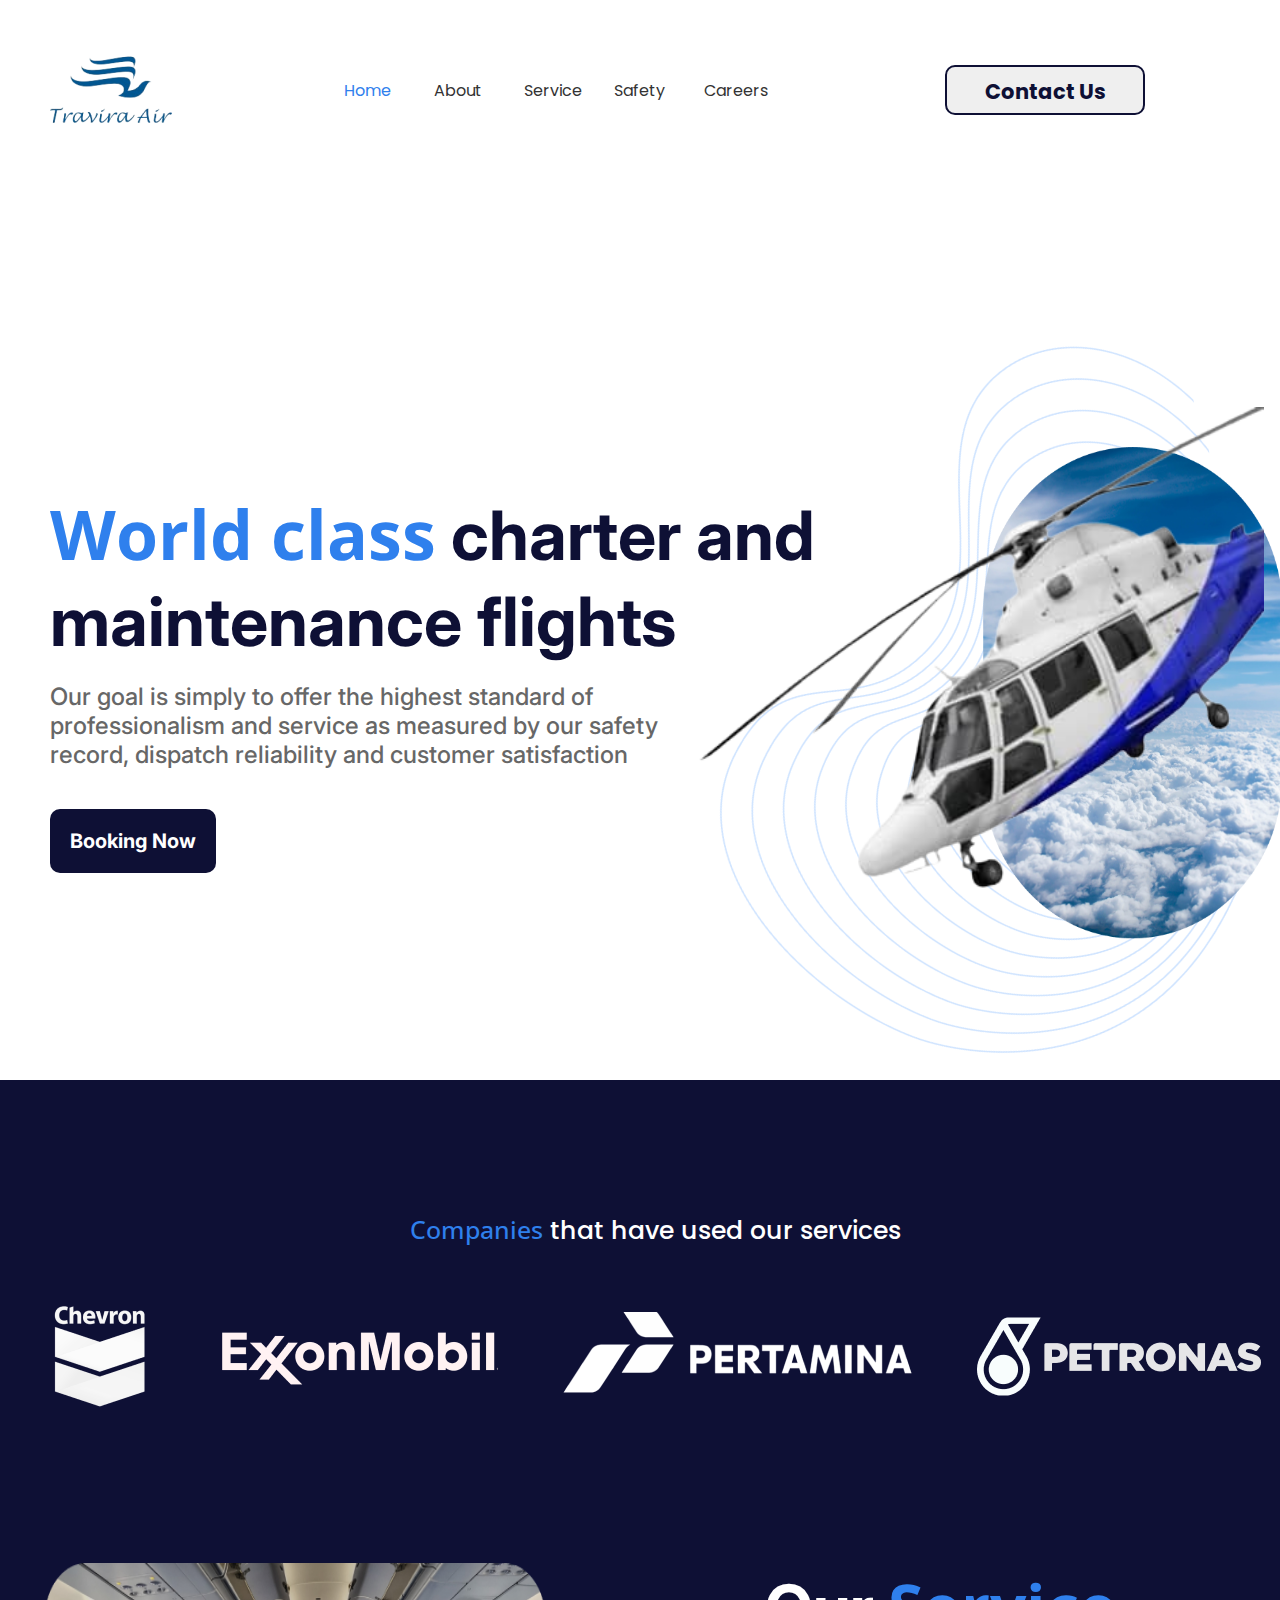
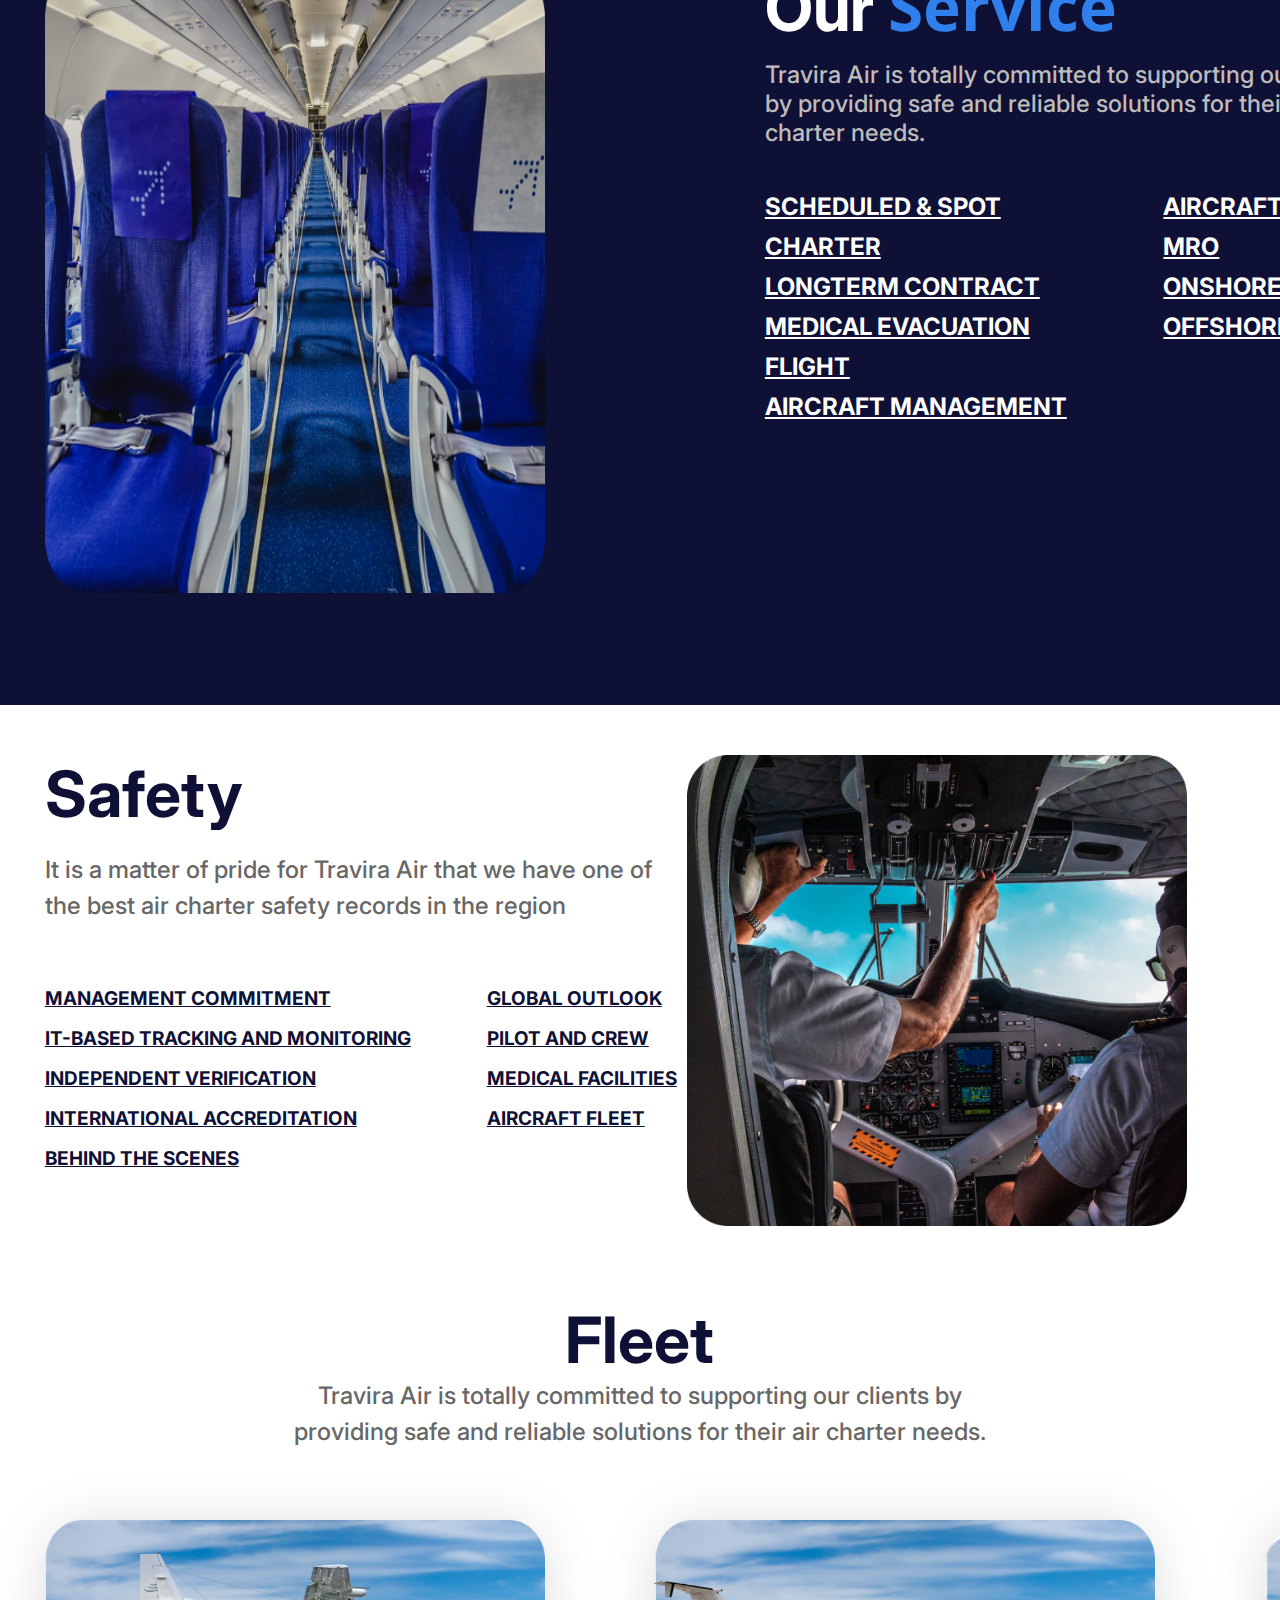
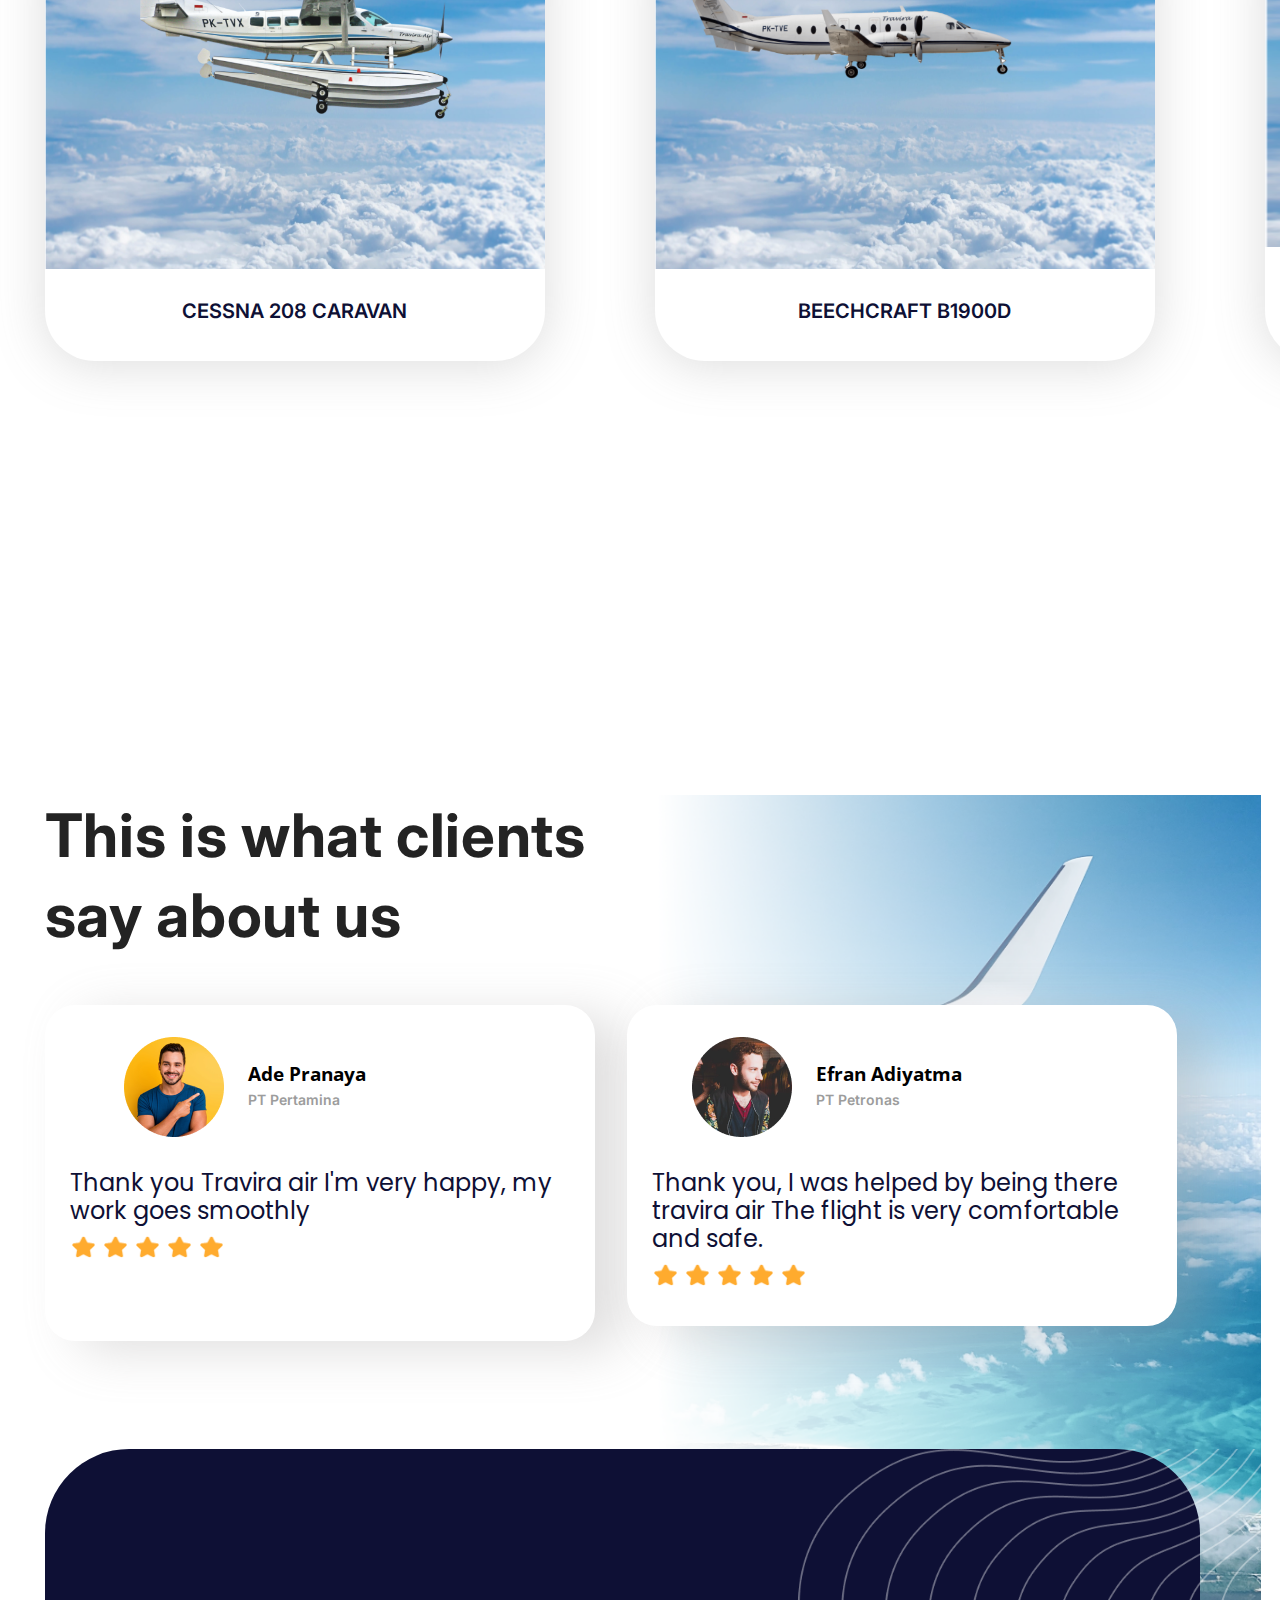
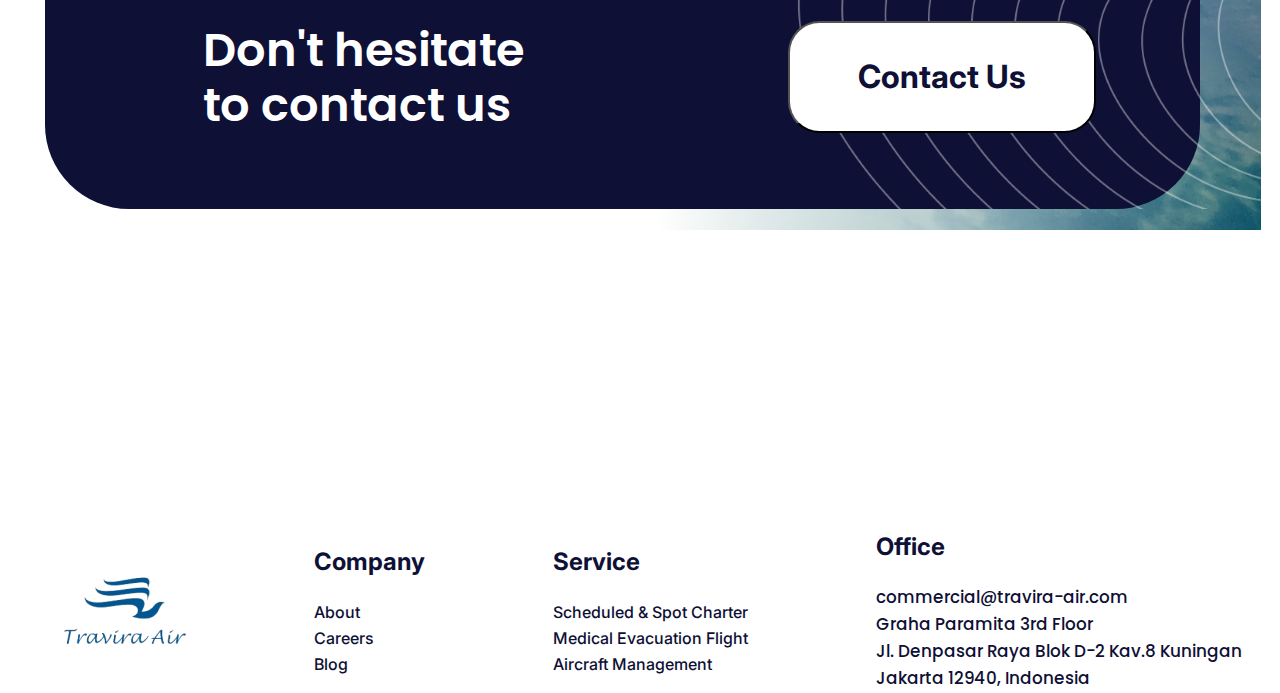
<file: index.html>
<!DOCTYPE html>
<html lang="en">
<head>
    <meta charset="UTF-8">
    <meta name="viewport" content="width=device-width, initial-scale=1.0">
    <link rel="preconnect" href="https://fonts.googleapis.com">
    <link rel="preconnect" href="https://fonts.gstatic.com" crossorigin>
    <link href="https://fonts.googleapis.com/css2?family=Open+Sans:ital,wght@0,700;0,800;1,700;1,800&family=Poppins:ital,wght@0,100;0,200;0,300;0,400;0,500;0,600;0,700;0,800;0,900;1,100;1,200;1,300;1,400;1,500;1,600;1,700;1,800;1,900&family=Vina+Sans&display=swap" rel="stylesheet">
    <link rel="preconnect" href="https://fonts.googleapis.com">
    <link rel="preconnect" href="https://fonts.gstatic.com" crossorigin>
    <link href="https://fonts.googleapis.com/css2?family=Inter:wght@100;200;300;400;500;600;700;800;900&family=Open+Sans:ital,wght@0,700;0,800;1,700;1,800&family=Poppins:ital,wght@0,100;0,200;0,300;0,400;0,500;0,600;0,700;0,800;0,900;1,100;1,200;1,300;1,400;1,500;1,600;1,700;1,800;1,900&family=Vina+Sans&display=swap" rel="stylesheet">
    <link rel="stylesheet" href="style.css">
    <title>Travira Air</title>
</head>
<body>
    <header>
        <nav class="nav-bar">
            <img class="logo" src="./img/Travira Logo.png">
            <ul>
                <li><a href="#" class="active">Home</a></li>
                <li><a href="About.html">About</a></li>
                <li><a href="Service.html">Service</a></li>
                <li><a href="Safety.html">Safety</a></li>
                <li><a href="#">Careers</a></li>
                

            </ul>
            <button class="btn1">Contact Us</button>
        </nav>
    </header>
   <main class="wrapper">
    <div class="container">
        
        <div class="content">
            <div class="world">
                <p class="para1"><span>World class</span> charter and maintenance flights</p>
                <p class="para2">Our goal is simply to offer the highest standard of 
                    professionalism and service as measured by our safety record,
                    dispatch reliability and customer satisfaction
                </p>
                <button class="btn2">Booking Now</button>
    
            </div>
            <div class="world2">
                <img class="net" src="./img/net.png" width="200px">
                <img class="planes" src="./img/Airplane.png" width="100px">
                <img class="cloud" src="./img/Travira cloud.png" width="200px">
                <!-- <img class="planes" src="./img/Travira Airplane.png" width="200px">
                <img class="planes" src="./img/OYHJ170 3.png" width="200px"> -->
                
            </div>
        </div>
    </div>
   </main> 

   <!-- This is for the Service Page -->
   <div class="service-container">
    <p class="pServ1"><span>Companies</span> that have used our services</p>
    <div class="company-logos">
        <img class="chev-Logo" src="./img/CHEVRON.png">
        <img class="Exx-Logo" src="./img/Exxon Mobil 1.png">
        <img class="pert-logo" src="./img/pertamina_logo_WB 1.png">
        <img class="pertro-logo" src="./img/PETRONAS.png">

    </div>
    <div class="pic-para">
        <img class="inside-plane" src="./img/inside plane.png">
        <div class="mission">
        <h2>Our <span>Service</span></h2>
        <p class="mission-statement">Travira Air is totally committed to supporting our clients by providing safe 
            and reliable solutions for their air charter needs.
        </p>
            <div class="servicesRendered">
                <ul>
                    <li><a href="#">SCHEDULED & SPOT CHARTER</a></li>
                    <li><a href="#">LONGTERM CONTRACT</a></li>
                    <li><a href="#">MEDICAL EVACUATION FLIGHT</a></li>
                    <li><a href="#">AIRCRAFT MANAGEMENT</a></li>
                </ul>
                <ul>
                    <li><a href="#">AIRCRAFT MRO</a></li>
                    <li><a href="#">ONSHORE</a></li>
                    <li><a href="#">OFFSHORE</a></li>
                </ul>
            </div>
        </div>
    </div>
   
    

   </div>

   <!-- Section 3. Safety section -->

   <div class="containerSafety">
    <div class="longContainer">
        <div class="leftContent">
            <div class="txtPara">
                <h2>Safety</h2>
                <p>It is a matter of pride for Travira Air 
                    that we have one of the best air charter safety 
                    records in the region
                </p>
                <div class="safetyUl">
                    <ul>
                        <li><a href="#">MANAGEMENT COMMITMENT</a></li>
                        <li><a href="#">IT-BASED TRACKING AND MONITORING</a></li>
                        <li><a href="#">INDEPENDENT VERIFICATION</a></li>
                        <li><a href="#">INTERNATIONAL ACCREDITATION</a></li>
                        <li><a href="#">BEHIND THE SCENES</a></li>
                    </ul>
                    <ul>
                        <li><a href="#">GLOBAL OUTLOOK</a></li>
                        <li><a href="#">PILOT AND CREW</a></li>
                        <li><a href="#">MEDICAL FACILITIES</a></li>
                        <li><a href="#">AIRCRAFT FLEET</a></li>
                    </ul>
                </div>
            </div>
        </div>
        <div class="rightContent">
            <img src="./img/EngineerPlane.png" width="200px">
        </div>
    </div>
    <div class="centerDiv">
        <h2>Fleet</h2>
        <p>Travira Air is totally committed to supporting our clients 
            by providing safe and reliable solutions for their air charter needs.</p>
    </div>
    <div class="longDiv2">
        <div class="imgDiv">
            <img src="./img/cloud.png" width="100px">
            <h2>CESSNA 208 CARAVAN</h2>
        </div>
        <img class="cldPlanes" src="./img/planes2.png" width="100px">
        <div class="imgDiv">
            <img src="./img/cloud.png" width="100px">
            <h2>BEECHCRAFT B1900D</h2>
        </div>
        <img class="cldPlane1" src="./img/plane1.png" width="100px">
        <div class="half">
            <img src="./img/halfCloud.png">
        </div>
        <img class="tail" src="./img/planeTail.png">
    </div>
   </div>

   <!-- This is the About section -->
   <div class="testimonyContainer">
        <h2>This is what clients<br> say about us</h2>
        <div class="longContainer2">
        <div class="card">
            <div class="testifiers">
                <img src="./img/1st man.png">
                <div>
                    <h3>Ade Pranaya</h3>
                    <p>PT Pertamina</p>
                </div>
                
               
            </div>
            <div class="reviews">
                <p>Thank you Travira air I'm very happy, my work goes smoothly</p>
                <img src="./img/STAR2.png">
                <img src="./img/STAR2.png">
                <img src="./img/STAR2.png">
                <img src="./img/STAR2.png">
                <img src="./img/STAR2.png">
            </div>
        </div>
        <div class="card card2">
            <div class="testifiers">
                <img src="./img/2nd man.png">
                <div>
                    <h3>Efran Adiyatma</h3>
                    <p>PT Petronas</p>
                </div>
                
               
            </div>
            <div class="reviews">
                <p>Thank you, I was helped by being there
                    travira air The flight is very comfortable and safe.</p>
                <img src="./img/STAR2.png">
                <img src="./img/STAR2.png">
                <img src="./img/STAR2.png">
                <img src="./img/STAR2.png">
                <img src="./img/STAR2.png">
            </div>
        </div>
    </div>

    <!-- This is the contact section -->
    <div class="contact">
        <img src="./img/Group 29.png">
        <div class="longDiv3">
            <p>Don't hesitate <br> to contact us</p>
            <!-- <input class="btnLast" type="button" value="Contact Us"> -->
            <button class="btn3">Contact Us</button>
        </div>
    </div>
</div>

   <!-- This is the footer section -->
   <footer class="footerContainer">
    
        <img src="./img/Travira Logo.png">
        
            <div>
                <h4>Company</h4>
                <ul class="foot-ul1">
                    <li><a href="#">About</a></li>
                    <li><a href="#">Careers</a></li>
                    <li><a href="#">Blog</a></li>
                </ul>
            </div>
            <div>
                    <h4>Service</h4>
                <ul class="foot-ul2">
                    <li><a href="#">Scheduled & Spot Charter</a></li>
                    <li><a href="#">Medical Evacuation Flight</a></li>
                    <li><a href="#">Aircraft Management</a></li>
                </ul>
            </div>
            <div> 
                 <h4>Office</h4>
                <ul class="foot-ul3">
                    <li><a href="#">commercial@travira-air.com</a></li>
                    <li><a href="#">Graha Paramita 3rd Floor</a></li>
                    <li><a href="#">Jl. Denpasar Raya Blok D-2 Kav.8 Kuningan<br>
                        Jakarta 12940, Indonesia</a></li>
                </ul>

            </div>    
              
            
        
   
   </footer>
</body>
</html>
</file>
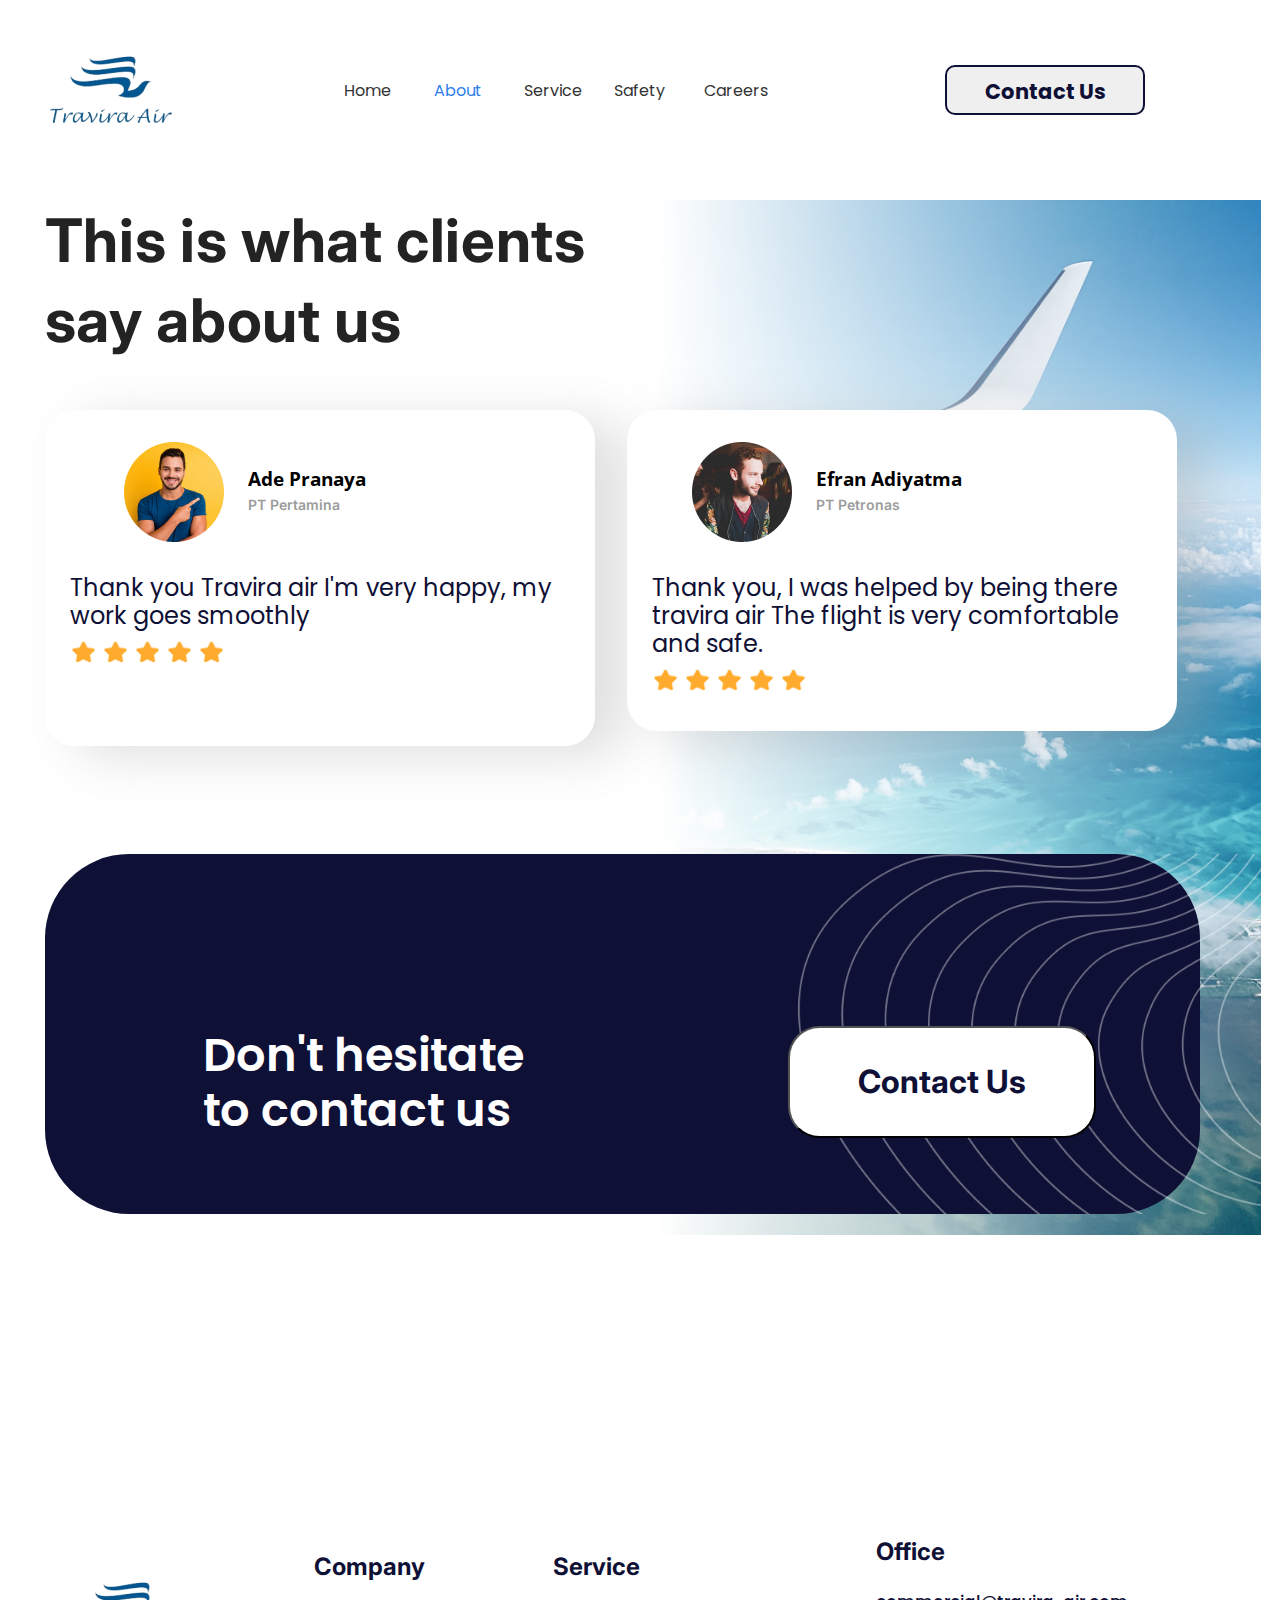
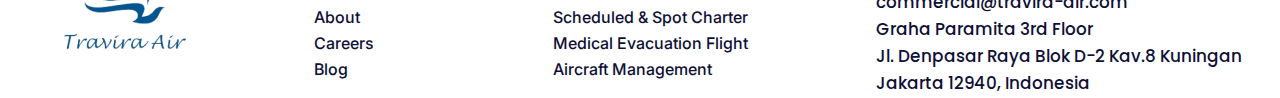
<file: About.html>
<!DOCTYPE html>
<html lang="en">
<head>
    <meta charset="UTF-8">
    <meta name="viewport" content="width=device-width, initial-scale=1.0">
    <link rel="preconnect" href="https://fonts.googleapis.com">
    <link rel="preconnect" href="https://fonts.gstatic.com" crossorigin>
    <link href="https://fonts.googleapis.com/css2?family=Open+Sans:ital,wght@0,700;0,800;1,700;1,800&family=Poppins:ital,wght@0,100;0,200;0,300;0,400;0,500;0,600;0,700;0,800;0,900;1,100;1,200;1,300;1,400;1,500;1,600;1,700;1,800;1,900&family=Vina+Sans&display=swap" rel="stylesheet">
    <link rel="preconnect" href="https://fonts.googleapis.com">
    <link rel="preconnect" href="https://fonts.gstatic.com" crossorigin>
    <link href="https://fonts.googleapis.com/css2?family=Inter:wght@100;200;300;400;500;600;700;800;900&family=Open+Sans:ital,wght@0,700;0,800;1,700;1,800&family=Poppins:ital,wght@0,100;0,200;0,300;0,400;0,500;0,600;0,700;0,800;0,900;1,100;1,200;1,300;1,400;1,500;1,600;1,700;1,800;1,900&family=Vina+Sans&display=swap" rel="stylesheet">
    <link rel="stylesheet" href="style.css">
    <title>About</title>
</head>
<body>
    <header>
        <nav class="nav-bar">
            <img class="logo" src="./img/Travira Logo.png">
            <ul>
                <li><a href="index.html">Home</a></li>
                <li><a href="index.html" class="active">About</a></li>
                <li><a href="index.html">Service</a></li>
                <li><a href="index.html">Safety</a></li>
                <li><a href="index.html">Careers</a></li>
                

            </ul>
            <button class="btn1">Contact Us</button>
        </nav>
    </header>
   <main class="wrapper">
    

   <!-- This is the About section -->
   <div class="testimonyContainer">
        <h2>This is what clients<br> say about us</h2>
        <div class="longContainer2">
        <div class="card">
            <div class="testifiers">
                <img src="./img/1st man.png">
                <div>
                    <h3>Ade Pranaya</h3>
                    <p>PT Pertamina</p>
                </div>
                
               
            </div>
            <div class="reviews">
                <p>Thank you Travira air I'm very happy, my work goes smoothly</p>
                <img src="./img/STAR2.png">
                <img src="./img/STAR2.png">
                <img src="./img/STAR2.png">
                <img src="./img/STAR2.png">
                <img src="./img/STAR2.png">
            </div>
        </div>
        <div class="card card2">
            <div class="testifiers">
                <img src="./img/2nd man.png">
                <div>
                    <h3>Efran Adiyatma</h3>
                    <p>PT Petronas</p>
                </div>
                
               
            </div>
            <div class="reviews">
                <p>Thank you, I was helped by being there
                    travira air The flight is very comfortable and safe.</p>
                <img src="./img/STAR2.png">
                <img src="./img/STAR2.png">
                <img src="./img/STAR2.png">
                <img src="./img/STAR2.png">
                <img src="./img/STAR2.png">
            </div>
        </div>
    </div>

    <!-- This is the contact section -->
    <div class="contact">
        <img src="./img/Group 29.png">
        <div class="longDiv3">
            <p>Don't hesitate <br> to contact us</p>
            <!-- <input class="btnLast" type="button" value="Contact Us"> -->
            <button class="btn3">Contact Us</button>
        </div>
    </div>
</div>

   <!-- This is the footer section -->
   <footer class="footerContainer">
    
        <img src="./img/Travira Logo.png">
        
            <div>
                <h4>Company</h4>
                <ul class="foot-ul1">
                    <li><a href="#">About</a></li>
                    <li><a href="#">Careers</a></li>
                    <li><a href="#">Blog</a></li>
                </ul>
            </div>
            <div>
                    <h4>Service</h4>
                <ul class="foot-ul2">
                    <li><a href="#">Scheduled & Spot Charter</a></li>
                    <li><a href="#">Medical Evacuation Flight</a></li>
                    <li><a href="#">Aircraft Management</a></li>
                </ul>
            </div>
            <div> 
                 <h4>Office</h4>
                <ul class="foot-ul3">
                    <li><a href="#">commercial@travira-air.com</a></li>
                    <li><a href="#">Graha Paramita 3rd Floor</a></li>
                    <li><a href="#">Jl. Denpasar Raya Blok D-2 Kav.8 Kuningan<br>
                        Jakarta 12940, Indonesia</a></li>
                </ul>

            </div>    
              
            
        
   
   </footer>
</body>
</html>
</file>
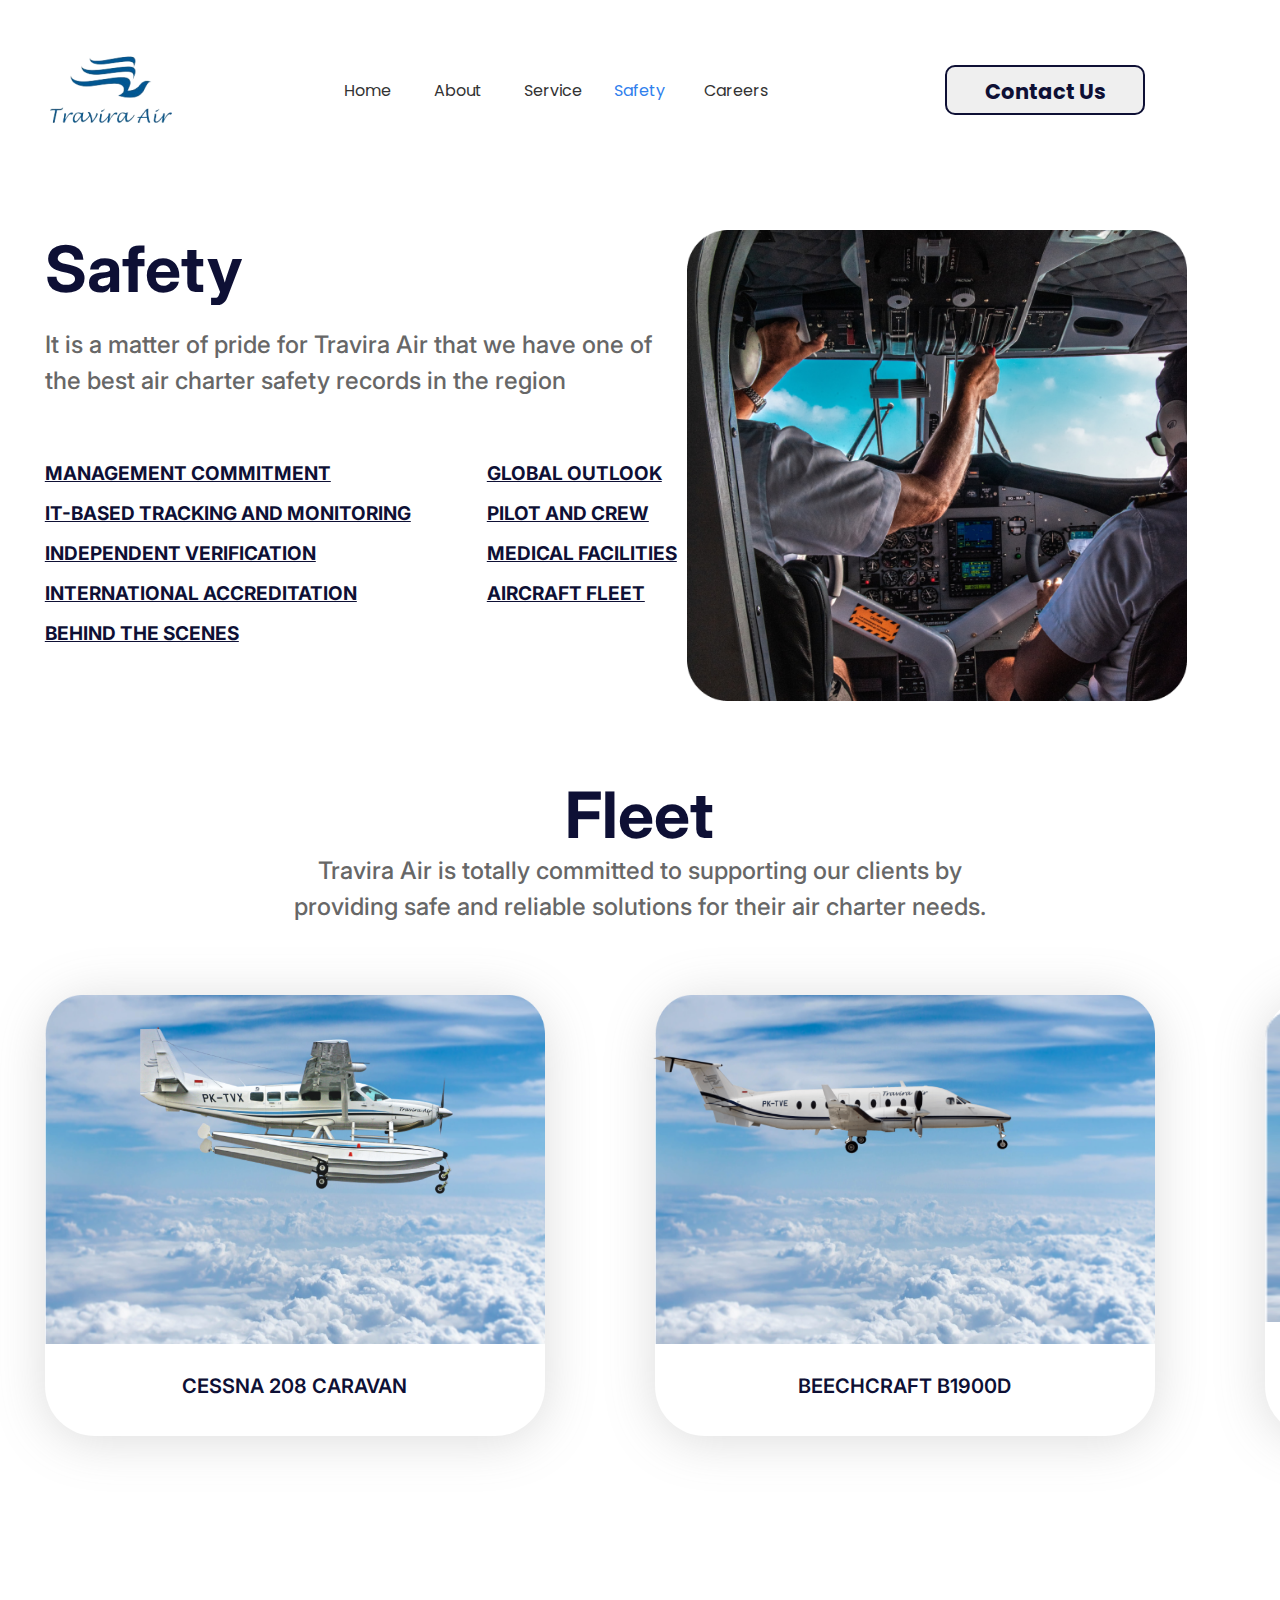
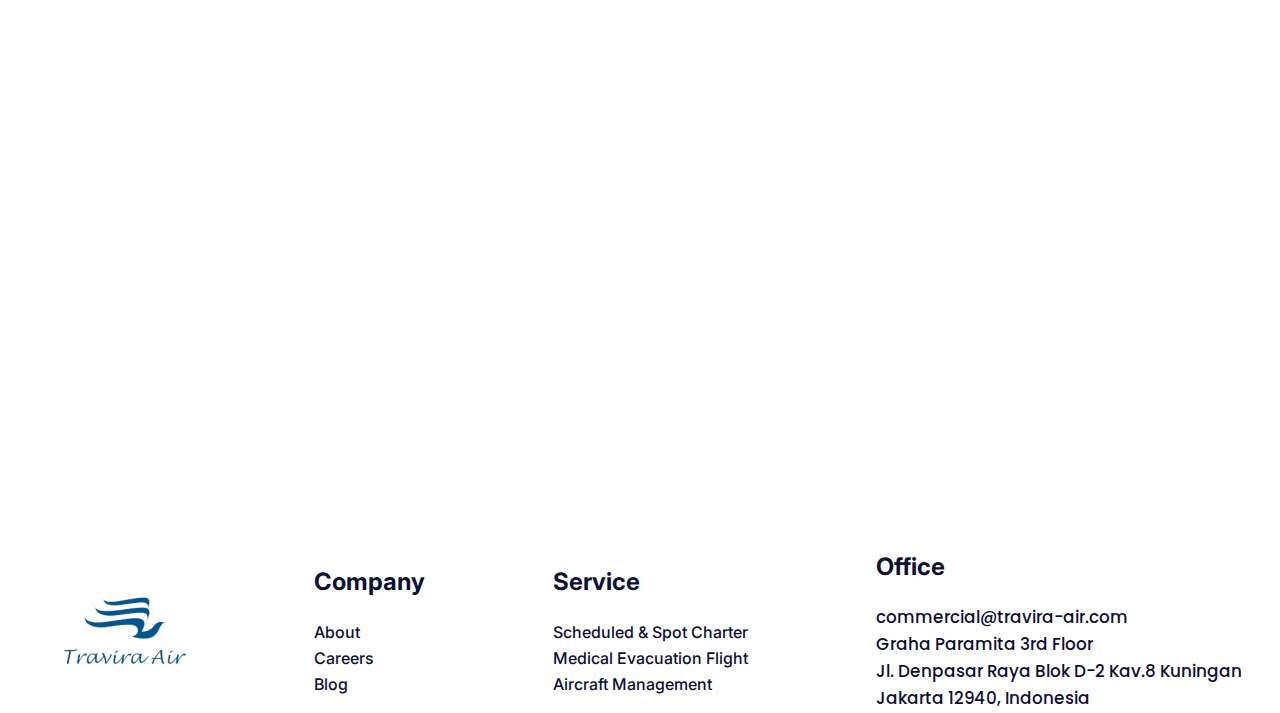
<file: Safety.html>
<!DOCTYPE html>
<html lang="en">
<head>
    <meta charset="UTF-8">
    <meta name="viewport" content="width=device-width, initial-scale=1.0">
    <link rel="preconnect" href="https://fonts.googleapis.com">
    <link rel="preconnect" href="https://fonts.gstatic.com" crossorigin>
    <link href="https://fonts.googleapis.com/css2?family=Open+Sans:ital,wght@0,700;0,800;1,700;1,800&family=Poppins:ital,wght@0,100;0,200;0,300;0,400;0,500;0,600;0,700;0,800;0,900;1,100;1,200;1,300;1,400;1,500;1,600;1,700;1,800;1,900&family=Vina+Sans&display=swap" rel="stylesheet">
    <link rel="preconnect" href="https://fonts.googleapis.com">
    <link rel="preconnect" href="https://fonts.gstatic.com" crossorigin>
    <link href="https://fonts.googleapis.com/css2?family=Inter:wght@100;200;300;400;500;600;700;800;900&family=Open+Sans:ital,wght@0,700;0,800;1,700;1,800&family=Poppins:ital,wght@0,100;0,200;0,300;0,400;0,500;0,600;0,700;0,800;0,900;1,100;1,200;1,300;1,400;1,500;1,600;1,700;1,800;1,900&family=Vina+Sans&display=swap" rel="stylesheet">
    <link rel="stylesheet" href="style.css">
    <title>Travira Air</title>
</head>
<body>
    <header>
        <nav class="nav-bar">
            <img class="logo" src="./img/Travira Logo.png">
            <ul>
                <li><a href="index.html">Home</a></li>
                <li><a href="index.html">About</a></li>
                <li><a href="index.html">Service</a></li>
                <li><a href="index.html" class="active">Safety</a></li>
                <li><a href="#">Careers</a></li>
                

            </ul>
            <button class="btn1">Contact Us</button>
        </nav>
    </header> 

   <!-- Section 3. Safety section -->

   <div class="containerSafety">
    <div class="longContainer">
        <div class="leftContent">
            <div class="txtPara">
                <h2>Safety</h2>
                <p>It is a matter of pride for Travira Air 
                    that we have one of the best air charter safety 
                    records in the region
                </p>
                <div class="safetyUl">
                    <ul>
                        <li><a href="#">MANAGEMENT COMMITMENT</a></li>
                        <li><a href="#">IT-BASED TRACKING AND MONITORING</a></li>
                        <li><a href="#">INDEPENDENT VERIFICATION</a></li>
                        <li><a href="#">INTERNATIONAL ACCREDITATION</a></li>
                        <li><a href="#">BEHIND THE SCENES</a></li>
                    </ul>
                    <ul>
                        <li><a href="#">GLOBAL OUTLOOK</a></li>
                        <li><a href="#">PILOT AND CREW</a></li>
                        <li><a href="#">MEDICAL FACILITIES</a></li>
                        <li><a href="#">AIRCRAFT FLEET</a></li>
                    </ul>
                </div>
            </div>
        </div>
        <div class="rightContent">
            <img src="./img/EngineerPlane.png" width="200px">
        </div>
    </div>
    <div class="centerDiv">
        <h2>Fleet</h2>
        <p>Travira Air is totally committed to supporting our clients 
            by providing safe and reliable solutions for their air charter needs.</p>
    </div>
    <div class="longDiv2">
        <div class="imgDiv">
            <img src="./img/cloud.png" width="100px">
            <h2>CESSNA 208 CARAVAN</h2>
        </div>
        <img class="cldPlanes" src="./img/planes2.png" width="100px">
        <div class="imgDiv">
            <img src="./img/cloud.png" width="100px">
            <h2>BEECHCRAFT B1900D</h2>
        </div>
        <img class="cldPlane1" src="./img/plane1.png" width="100px">
        <div class="half">
            <img src="./img/halfCloud.png">
        </div>
        <img class="tail" src="./img/planeTail.png">
    </div>
   </div>

   

   <!-- This is the footer section -->
   <footer class="footerContainer">
    
        <img src="./img/Travira Logo.png">
        
            <div>
                <h4>Company</h4>
                <ul class="foot-ul1">
                    <li><a href="#">About</a></li>
                    <li><a href="#">Careers</a></li>
                    <li><a href="#">Blog</a></li>
                </ul>
            </div>
            <div>
                    <h4>Service</h4>
                <ul class="foot-ul2">
                    <li><a href="#">Scheduled & Spot Charter</a></li>
                    <li><a href="#">Medical Evacuation Flight</a></li>
                    <li><a href="#">Aircraft Management</a></li>
                </ul>
            </div>
            <div> 
                 <h4>Office</h4>
                <ul class="foot-ul3">
                    <li><a href="#">commercial@travira-air.com</a></li>
                    <li><a href="#">Graha Paramita 3rd Floor</a></li>
                    <li><a href="#">Jl. Denpasar Raya Blok D-2 Kav.8 Kuningan<br>
                        Jakarta 12940, Indonesia</a></li>
                </ul>

            </div>    
              
            
        
   
   </footer>
</body>
</html>
</file>
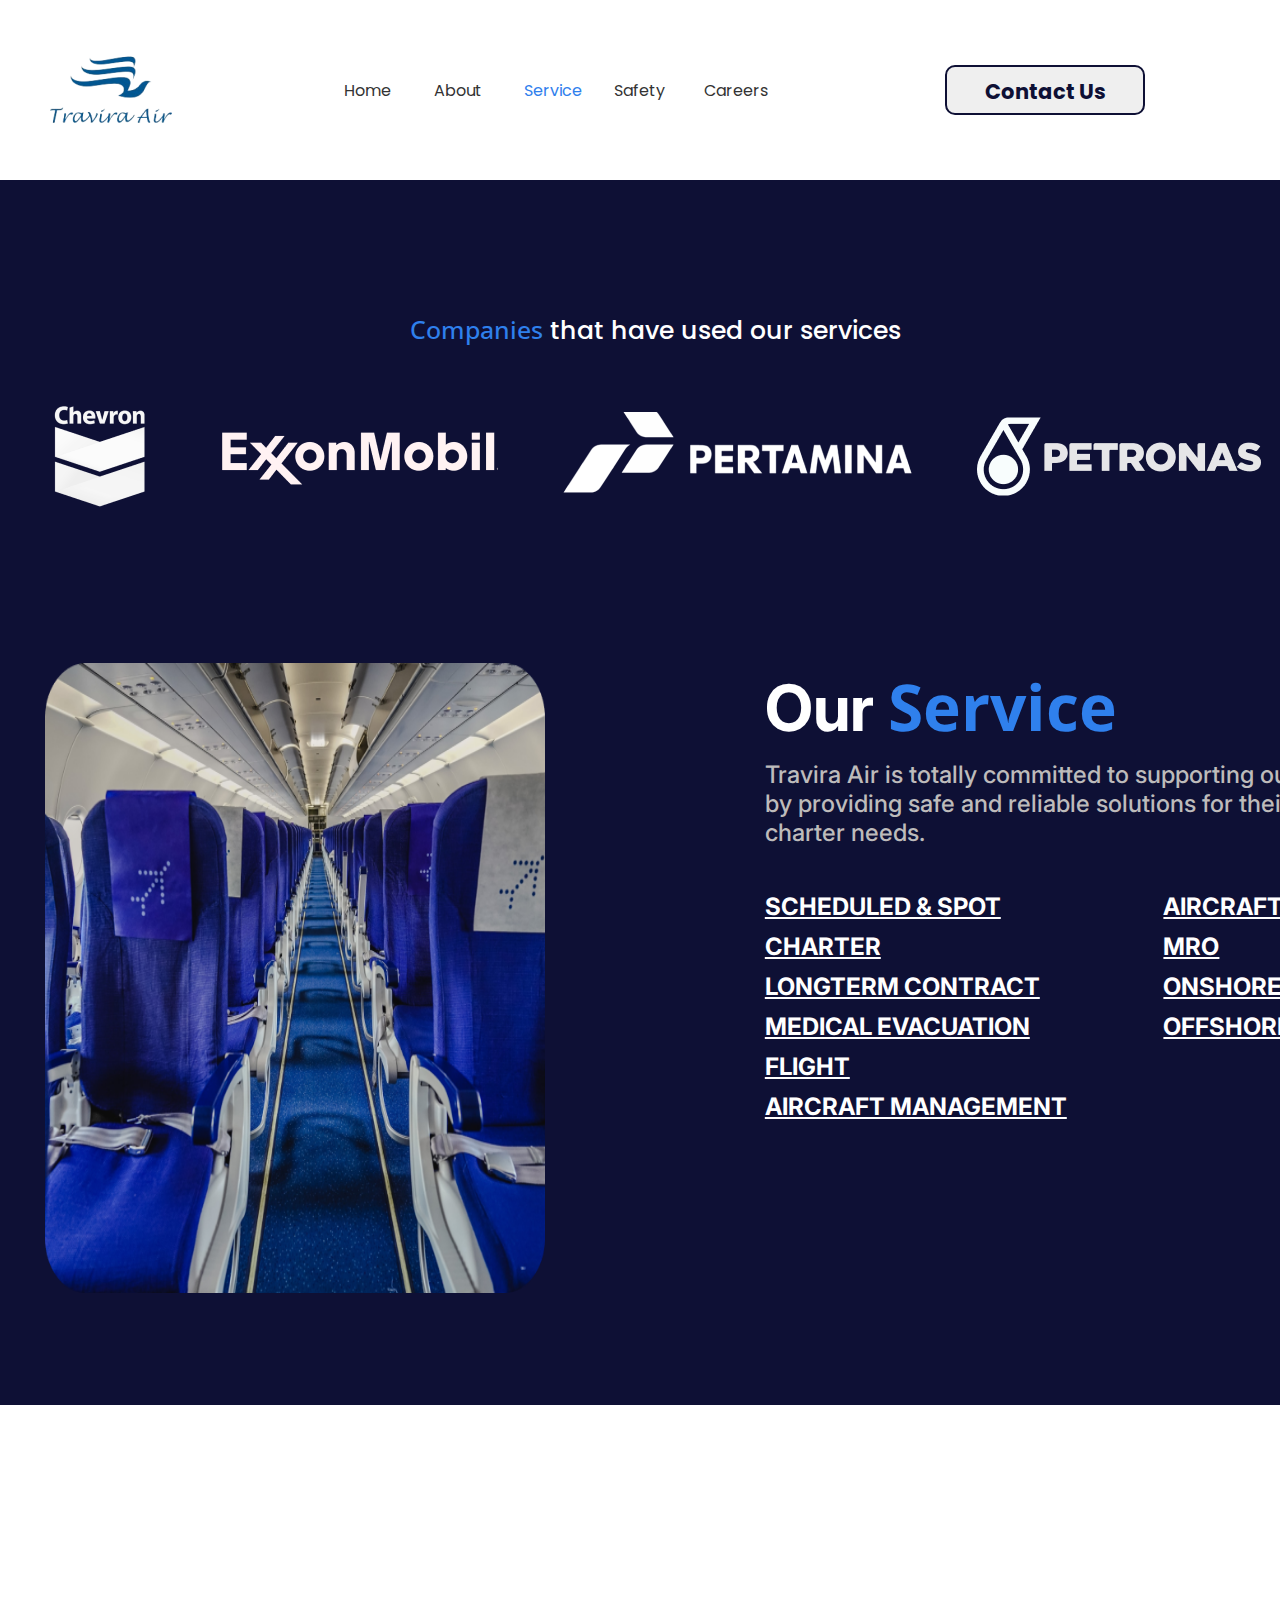
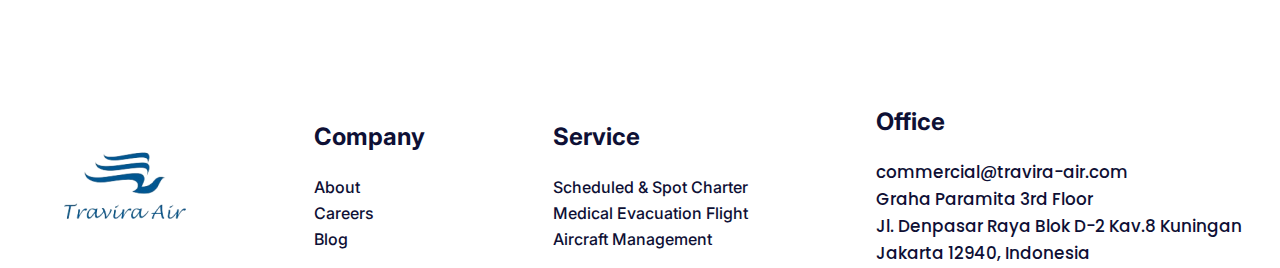
<file: Service.html>
<!DOCTYPE html>
<html lang="en">
<head>
    <meta charset="UTF-8">
    <meta name="viewport" content="width=device-width, initial-scale=1.0">
    <link rel="preconnect" href="https://fonts.googleapis.com">
    <link rel="preconnect" href="https://fonts.gstatic.com" crossorigin>
    <link href="https://fonts.googleapis.com/css2?family=Open+Sans:ital,wght@0,700;0,800;1,700;1,800&family=Poppins:ital,wght@0,100;0,200;0,300;0,400;0,500;0,600;0,700;0,800;0,900;1,100;1,200;1,300;1,400;1,500;1,600;1,700;1,800;1,900&family=Vina+Sans&display=swap" rel="stylesheet">
    <link rel="preconnect" href="https://fonts.googleapis.com">
    <link rel="preconnect" href="https://fonts.gstatic.com" crossorigin>
    <link href="https://fonts.googleapis.com/css2?family=Inter:wght@100;200;300;400;500;600;700;800;900&family=Open+Sans:ital,wght@0,700;0,800;1,700;1,800&family=Poppins:ital,wght@0,100;0,200;0,300;0,400;0,500;0,600;0,700;0,800;0,900;1,100;1,200;1,300;1,400;1,500;1,600;1,700;1,800;1,900&family=Vina+Sans&display=swap" rel="stylesheet">
    <link rel="stylesheet" href="style.css">
    <title>Service</title>
</head>
<body>
    <header>
        <nav class="nav-bar">
            <img class="logo" src="./img/Travira Logo.png">
            <ul>
                <li><a href="index.html">Home</a></li>
                <li><a href="index.html">About</a></li>
                <li><a href="index.html" class="active">Service</a></li>
                <li><a href="index.html">Safety</a></li>
                <li><a href="#">Careers</a></li>
                

            </ul>
            <button class="btn1">Contact Us</button>
        </nav>
    </header>
  

   <!-- This is for the Service Page -->
   <div class="service-container">
    <p class="pServ1"><span>Companies</span> that have used our services</p>
    <div class="company-logos">
        <img class="chev-Logo" src="./img/CHEVRON.png">
        <img class="Exx-Logo" src="./img/Exxon Mobil 1.png">
        <img class="pert-logo" src="./img/pertamina_logo_WB 1.png">
        <img class="pertro-logo" src="./img/PETRONAS.png">

    </div>
    <div class="pic-para">
        <img class="inside-plane" src="./img/inside plane.png">
        <div class="mission">
        <h2>Our <span>Service</span></h2>
        <p class="mission-statement">Travira Air is totally committed to supporting our clients by providing safe 
            and reliable solutions for their air charter needs.
        </p>
            <div class="servicesRendered">
                <ul>
                    <li><a href="#">SCHEDULED & SPOT CHARTER</a></li>
                    <li><a href="#">LONGTERM CONTRACT</a></li>
                    <li><a href="#">MEDICAL EVACUATION FLIGHT</a></li>
                    <li><a href="#">AIRCRAFT MANAGEMENT</a></li>
                </ul>
                <ul>
                    <li><a href="#">AIRCRAFT MRO</a></li>
                    <li><a href="#">ONSHORE</a></li>
                    <li><a href="#">OFFSHORE</a></li>
                </ul>
            </div>
        </div>
    </div>
   
    

   </div>

   

   
   <!-- This is the footer section -->
   <footer class="footerContainer">
    
        <img src="./img/Travira Logo.png">
        
            <div>
                <h4>Company</h4>
                <ul class="foot-ul1">
                    <li><a href="#">About</a></li>
                    <li><a href="#">Careers</a></li>
                    <li><a href="#">Blog</a></li>
                </ul>
            </div>
            <div>
                    <h4>Service</h4>
                <ul class="foot-ul2">
                    <li><a href="#">Scheduled & Spot Charter</a></li>
                    <li><a href="#">Medical Evacuation Flight</a></li>
                    <li><a href="#">Aircraft Management</a></li>
                </ul>
            </div>
            <div> 
                 <h4>Office</h4>
                <ul class="foot-ul3">
                    <li><a href="#">commercial@travira-air.com</a></li>
                    <li><a href="#">Graha Paramita 3rd Floor</a></li>
                    <li><a href="#">Jl. Denpasar Raya Blok D-2 Kav.8 Kuningan<br>
                        Jakarta 12940, Indonesia</a></li>
                </ul>

            </div>    
              
            
        
   
   </footer>
</body>
</html>
</file>
<file: style.css>
* {
    margin: 0;
    padding: 0;
    box-sizing: border-box;
    font-family: 'Open Sans', sans-serif, 'Poppins', 'Vina Sans', 'Inter';
}

.wrapper {
    /* background-color: blue; */
    height: 100vh;
    width: 100%;
    justify-content: center;
    align-content: center;
    align-items: center;
    position: relative;
}

.container {
    /* background-color: blueviolet; */
    height: 90vh;
    width: 100%;
    justify-content: center;
    align-items: center;
    align-content: center;
    position: relative;
}


.content {
    /* background-color: yellowgreen; */
    display: flex;
    position: relative;
}

.world {
    /* background-color: palevioletred; */
    flex-basis: 60%;
    margin-left: 50px;
    position: relative;
}

.world2 {
    /* background-color: rgb(152, 101, 23); */
    flex-basis: 40%;
    position: relative;
}

.world2 .net {
    position: absolute;
    width: 709px;
    height: 864.942px;
    transform: rotate(-17deg);
    flex-shrink: 0;
    stroke-width: 2.103px;
    stroke: #D0E4FF;
    right: 0;
    top: -17%;
}

.world2 .cloud {
    position: absolute;
    width: 300px;
    height: 492px;
    flex-shrink: 0;
    margin-left: 159px;
    margin-top: 60px;
    /* z-index: -1; */
}

.world2 .planes {
    position: absolute;
    width: 600px;
    height: 492px;
    flex-shrink: 0;
    margin-top: 20px;
    margin-left: -160px;
    z-index: 1;
}

.para1 {
    color: #0E1035;
    font-family: inter;
    font-size: 68px;
    font-style: normal;
    font-weight: 700;
    line-height: normal;
    width: 774px;
    margin-top: 100px;
    margin-bottom: 20px;
}

.para1 span {
    color: #2F80ED;
}

.para2 {
    color: #676767;
    font-family: inter;
    font-size: 24px;
    font-style: normal;
    font-weight: 500;
    width: 642px;
    margin-bottom: 40px;
}

.btn2 {
    display: inline-flex;
    padding: 20px 20px;
    justify-content: center;
    align-items: center;
    gap: 8px;
    border-radius: 10px;
    background-color: #0E1035;
    border: none;
    color: #fff;
    font-family: inter;
    font-size: 20px;
    font-weight: 700;
}
header {
    /* background-color: brown; */
    height: 20vh;
    margin-top: 0px;
    display: flex;
    justify-content: center;
    align-items: center;
    align-content: center;
}

.nav-bar {
   /* background-color: aqua; */
   display: flex;
   width: 100%;
   justify-content: space-between;
   align-items: center;
   align-content: center;

}

.nav-bar ul {
    /* background-color: rgb(225, 31, 18); */
    display: inline-flex;
    justify-content: center;
    align-items: center;
    align-content: center;
    width: 60%;
    height: 70px;
}

.nav-bar ul li {
    /* background-color: lightgreen; */
    width: 90px;
    list-style: none;

}

.nav-bar ul li a {
    text-decoration: none;
    font-family: poppins;
    color: #333;
    padding: 10px;
}

.btn1 {
    /* background-color: yellow; */
    height: 50px;
    width: 200px;
    padding: 10px;
    border-radius: 10px;
    margin-right: 135px;
    color: #0E1035;
    border: 2px solid #0E1035;

    font-family: Poppins;
    font-size: 21.029px;
    font-style: normal;
    font-weight: 700;
    line-height: 140%;

}

.logo {
    margin-left: 50px;
}

/* CSS style for the service page */

.service-container {
    background-color: #0E1035;
    width: 100%;
    height: 1225px;
    justify-content: center;
    align-items: center;
    align-content: center;
}

.pServ1 {
    color: #fff;
    font-family: poppins;
    font-size: 25px;
    font-weight: 500;
    font-style: normal;
    padding-top: 20px;
    margin-left: 32%;
}

.pServ1 span {
    color: #2F80ED;
}

.company-logos {
    /* background-color: yellowgreen; */
    display: flex;
    justify-content: space-between;
    align-items: center;
    width: 95%;
    margin-top: 50px;
    margin-left: 3.5%;
}

.pic-para {
    /* background-color: pink; */
    /* justify-content: center;
    align-items: center;
    align-content: center; */
    display: flex;
    gap: 150px;
    width: 100%;
    margin-top: 150px;
    margin-left: 3.5%;
}


.inside-plane {
    width: 500px;
}

.mission {
    /* background-color: red; */
    height: 70vh;
    width: 100%;
    margin-left: 70px;
}

.mission h2 {
    color: #fff;
    font-family: inter;
    font-size: 64px;
    font-style: normal;
    font-weight: 700;
    margin-bottom: 10px;
}

.mission h2 span {
    color: #2F80ED;
}

.mission-statement {
    width: 642px;
    color: #BDBBBB;
    font-family: inter;
    font-size: 24px;
    font-weight: 500;
    font-style: normal;
}

.servicesRendered {
    /* background-color: purple; */
    width: 100%;
    height: 25vh;
    display: flex;
    justify-content: space-between;
    margin-top: 40px;
    /* padding: 10px; */
}

.servicesRendered ul {
    list-style: none;
}

.servicesRendered ul li a {
     color: #fff;
     font-family: inter;
     font-size: 24px;
     font-style: normal;
     font-weight: 700;
     text-decoration-line: underline;
     line-height: 40px;
     margin-right: 95px;
     /* gap: 50px; */
}



/* Style for Safety Section */

.containerSafety {
    width: 100%;
    height: 180vh;
    /* background-color: royalblue; */
}

.longContainer {
    /* background-color: red; */
    display: flex;
    margin-top: 50px;
    width: 89%;
    margin-left: 3.5%;
    justify-content: space-between;
    align-items: flex-start;
    

}


.leftContent {
    /* background-color: yellow; */
    width: 60%;

}

.txtPara {
    /* background-color: orange; */
    display: inline-flex;
    flex-direction: column;
    align-items: flex-start;
    width: 642px;
    gap: 20px;
}

.txtPara h2 {
    color: #0E1035;
    font-family: inter;
    font-size: 64px;
    font-style: normal;
    font-weight: 700;
    line-height: normal;
}

.txtPara p {
    color: #676767;
    font-family: inter;
    font-size: 24px;
    font-style: normal;
    font-weight: 500;
    line-height: 36px;
}

.safetyUl {
    /* background-color: orangered; */
    display: flex;
    justify-content: space-between;
    align-items: flex-start;
    margin-top: 35px;
    width: 100%;
}

.safetyUl ul {
    list-style: none;
}

.safetyUl ul li a {
    color: #0E1035;
    font-family: inter;
    font-size: 19px;
    font-style: normal;
    font-weight: 700;
    text-decoration-line: underline;
    line-height: 40px;
    margin-right: 10px;
    gap: 10px;
}

.rightContent {
    /* background-color: goldenrod; */
}

.rightContent img {
    width: 500px;
}

.centerDiv {
    /* background-color: green; */
    justify-content: center;
    align-items: center;
    text-align: center;
    width: 56%;
    margin: 70px auto;
}

.centerDiv h2 {
    color: #0E1035;
    font-family: inter;
    font-size: 64px;
    font-style: normal;
    font-weight: 700;
    line-height: normal;
}

.centerDiv p {
     color: #676767;
     text-align: center;
     font-family: inter;
     font-size: 24px;
     font-style: normal;
     font-weight: 500;
     line-height: 36px;
}

.longDiv2 {
    /* background-color: violet; */
    display: flex;
    align-items: flex-start;
    width: 95%;
    height: 50vh;
    gap: 110px;
    margin-left: 3.5%;
    position: relative;
}

.imgDiv {
    /* background-color: navy; */
    width: 500px;
    height: 49vh;
    flex-shrink: 0;
    border-radius: 50px;
    justify-content: center;
    align-items: center;
    text-align: center;
    box-shadow: 0px 4px 50px 0px rgba(116, 116, 116, 0.25);
}


.imgDiv img {
    width: 100%;
    height: 79%;

}

.imgDiv h2 {
    color: #0E1035;
    text-align: center;
    font-family: inter;
    font-style: normal;
    font-weight: 600;
    font-size: 20px;
    line-height: 54px;
    margin-top: 10px;
}


.cldPlanes {
    position: absolute;
    width: 320px;
    margin-left: 90px;
    margin-top: 20px;
}

.cldPlane1 {
    position: absolute;
    width: 380px;
    margin-left: 600px;
    margin-top: 50px;
}

.half {
    width: 200px;
    height: 49vh;
    flex-shrink: 0;
    border-radius: 50px;
    justify-content: center;
    text-align: center;
    align-items: center;
    box-shadow: 0px 4px 50px 0px rgba(116, 116, 116, 0.25);
}

.half img {
    width: 100%;
    height: 74%;
}

.tail {
    position: absolute;
    width: 100px;
    margin-left: 1320px;
    margin-top: 50px;
}

/* CSS style for testimony section */

.testimonyContainer {
    width: 95%;
    height: 115vh;
    position: relative;
    margin-top: 20px;
    margin-left: 3.5%;
    background: url(./img/img\ background.png);
    background-repeat: no-repeat;
    background-position: right;
    background-size: contain;
}

.testimonyContainer h2 {
    color: #232323;
    font-family: inter;
    font-size: 60px;
    font-weight: 700;
    font-style: normal;
    line-height: 80px;
    letter-spacing: 0.64px;
}

.longContainer2 {
    /* background-color: green; */
    display: flex;
    width: 80%;
    margin-top: 50px;
    gap: 32px;
}

.card {
    /* background-color: blue; */
    border-radius: 30px;
    background-color: #fff;
    display: flex;
    padding: 32px 25px;
    flex-direction: column;
    align-items: flex-start;
    gap: 32px;
    box-shadow: 30px 10px 50px 0px rgba(152, 149, 149, 0.30);
}

.card2 {
    margin-bottom: 15px;
}

.testifiers {
    /* background-color: purple; */
    display: flex;
    width: 70%;
    justify-content: center;
    align-items: center;
    gap: 24px;
}

.testifiers img {
    width: 100px;
    height: 100px;
}

.testfiers h3 {
    color: #232323;
    font-family: inter;
    font-size: 28px;
    font-weight: 700;
    font-style: normal;
    line-height: 42px;
    letter-spacing: 0.28px;
}

.testifiers p {
    color: #9C9C9C;
    font-family: inter;
    font-size: 14px;
    font-style: normal;
    font-weight: 600;
    line-height: 28px;

}

.reviews {
    /* background-color: violet; */
}

.reviews p {
    color: #0E1035;
    font-family: poppins;
    font-size: 24px;
    font-style: normal;
    font-weight: 400;
    line-height: 28px;
    width: 500px;
}

.reviews img {
    width: 28px;
    height: 28px;
    padding: 2.742px 2.337px 2.916px 2.333px;
    justify-content: center;
    align-items: center;
    flex-shrink: 0;
    margin-top: 8px;
}

.contact {
    background-color: #0E1035;
    flex-shrink: 0;
    height: 40vh;
    width: 95%;
    border-radius: 84.117px;
    margin-top: 108px;
    position: relative;
    justify-content: center;
    align-items: center;

}


.contact img {
    margin-left: 655px;
    width: 50%;
    height: 100%;
    stroke-width: 2px;
    stroke: rgba(255, 255, 255, 0.40);
    /* transform: rotate(-52.99deg); */
    flex-shrink: 0;
}


.longDiv3   {
    /* background-color: red; */
    display: flex;
    width: 86%;
    height: 25vh;
    justify-content: space-between;
    align-items: center;
    margin-top: -250px;
    position: absolute;
    margin-left: 5%;
}

.longDiv3 p {
    /* padding: 32px 25px; */
    margin-left: 100px;
    align-items: center;
    color: #fff;
    font-family: poppins;
    font-size: 46.264px;
    font-style: normal;
    font-weight: 600;
    line-height: 55px;
    /* margin-top: 50px; */
}

.longDiv3 .btn3 {
    display: flex;
    padding: 32px 68px;
    justify-content: center;
    align-items: center;
    gap: 8.412px;
    border-radius: 31.544px;
    background-color: #fff;
    color: #0E1035;
    font-family: inter;
    font-size: 32px;
    font-style: normal;
    font-weight: 700;
    line-height: 44px;
}

/* This is the footer */

.footerContainer {
    display: flex;
    margin-top: 300px;
    width: 95%;
    margin-left: 3.5%;
    align-items: flex-start;
    flex-shrink: 0;
    gap: 128px;
    justify-content: center;
    align-items: center;


}

.footercontainer div {
    height: 40vh;
}

.footerContainer h4 {
    color: #0E1035;
    font-family: inter;
    font-size: 24px;
    font-style: normal;
    font-weight: 700;
    line-height: 33.6px;

}

.foot-ul1  {
margin-top: 20px;
list-style: none;

}

.foot-ul2  {
 margin-top: 20px;
list-style: none;
    
}


.foot-ul3  {
 margin-top: 20px;
list-style: none;
        
}

.foot-ul1  a {
    text-decoration: none;
    color: #0E1035;
    font-family: inter;
    font-size: 16px;
    font-style: normal;
    font-weight: 500;
    line-height: 26px;
}

.foot-ul2  a {
    text-decoration: none;
    color: #0E1035;
    font-family: inter;
    font-size: 16px;
    font-style: normal;
    font-weight: 500;
    line-height: 26px;
    
}

.foot-ul3  a {
    text-decoration: none;
    color: #0E1035;
    font-family: poppins;
    font-size: 16.823px;
    font-style: normal;
    font-weight: 500;
    line-height: 27.235px;
}

ul li a.active {
    color: #2F80ED;
    
}
</file>
